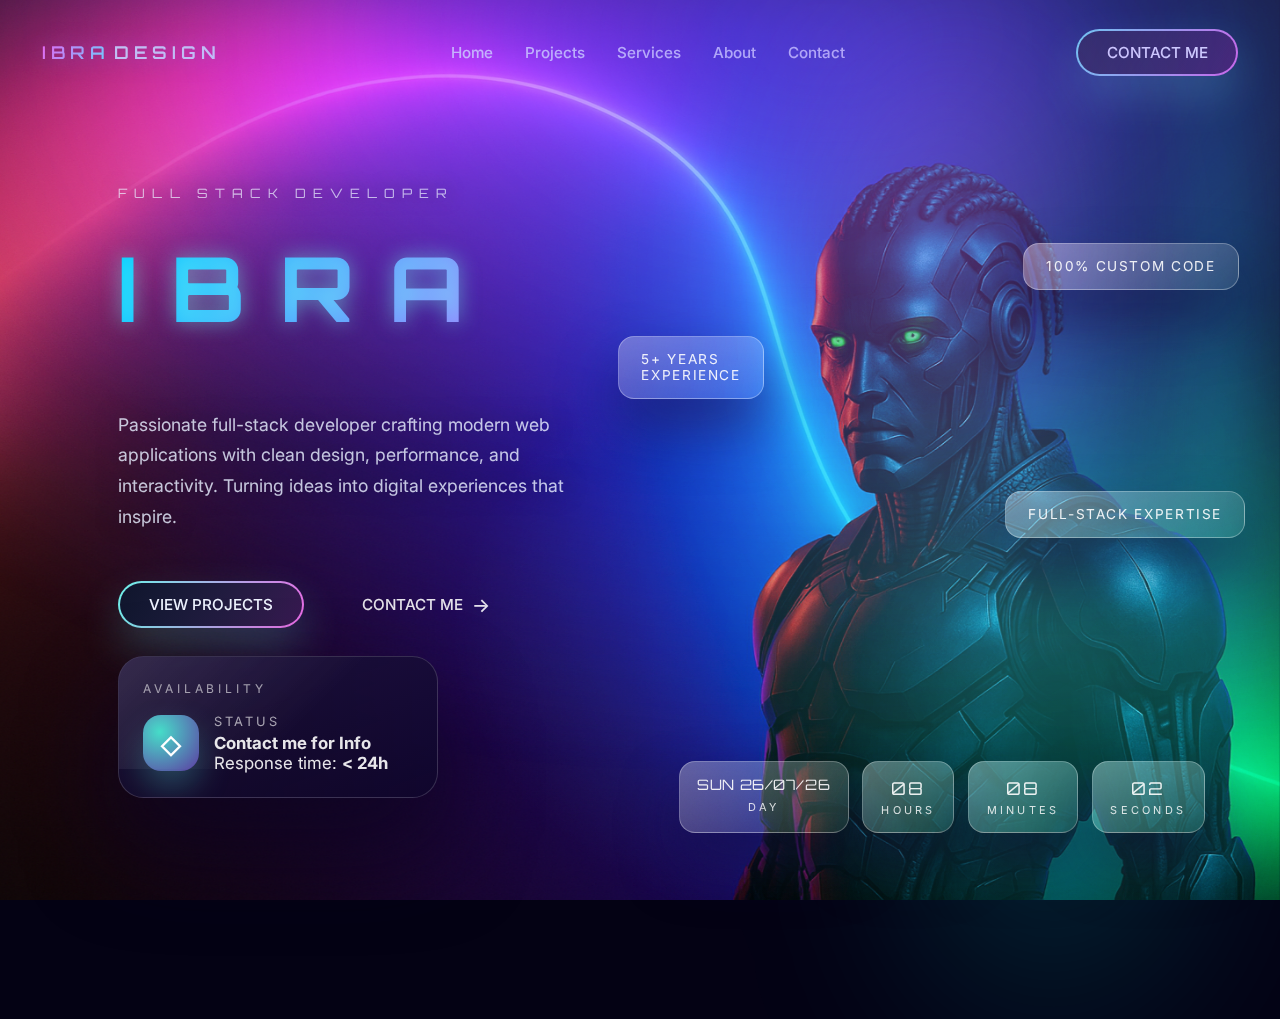
<file: index.html>
<!DOCTYPE html>
<html lang="en">
  <head>
    <meta charset="UTF-8" />
    <meta name="monetag" content="83fc291a645e2d2279363e9d2d4dc015">
    <meta name="monetag-allow-popunder" content="false">
    <meta name="viewport" content="width=device-width, initial-scale=1.0" />
    <title>Ibrahim Ghonim</title>
    <link rel="preconnect" href="https://fonts.googleapis.com" />
    <link rel="preconnect" href="https://fonts.gstatic.com" crossorigin />
    <link
      href="https://fonts.googleapis.com/css2?family=Orbitron:wght@400;500;600;700&family=Inter:wght@300;400;500;600&display=swap"
      rel="stylesheet"
    />
    <link rel="preload" as="image" href="assets/background.png" />
    <style>
      html, body { margin:0; padding:0; background:#040214; color:#fff; }
      .page-wrap { min-height:100vh; }
    </style>
    <link rel="stylesheet" href="css/style.css" />
  </head>
  <body>
    <div class="scan-stripes" aria-hidden="true">
      <div class="stripe stripe--one"></div>
      <div class="stripe stripe--two"></div>
    </div>

    <div class="page-wrap">
      <header class="header">
        <div class="logo">
          <span class="logo-accent">IBRA</span>DESIGN
        </div>
        <button class="menu-toggle" type="button" aria-expanded="false" aria-controls="primary-nav">
          <span class="sr-only">Toggle navigation</span>
          <span class="menu-bar"></span>
          <span class="menu-bar"></span>
          <span class="menu-bar"></span>
        </button>
        <nav class="nav" id="primary-nav">
          <a class="nav-link" href="index.html" aria-current="page">Home</a>
          <a class="nav-link" href="pages/projects.html">Projects</a>
          <a class="nav-link" href="pages/service.html">Services</a>
          <a class="nav-link" href="pages/about.html">About</a>
          <a class="nav-link" href="pages/contact.html">Contact</a>
        </nav>
        <a class="button button-outline button-wallet" href="mailto:ibrahim@ghonim.com">Contact Me</a>
      </header>

      <main class="hero" id="home" role="main">
        <div class="hero-content">
          <span class="eyebrow">FULL STACK DEVELOPER</span>
          <h1 class="hero-title">IBRA</h1>
          <p class="hero-copy">
            Passionate full-stack developer crafting modern web applications with clean design, performance, and interactivity. Turning ideas into digital experiences that inspire.
          </p>
          <div class="hero-actions">
            <a class="button button-outline" href="pages/projects.html">View Projects</a>
            <a class="button button-ghost" href="mailto:ibrahim@ghonim.com">Contact Me <span aria-hidden="true">→</span></a>
          </div>

          <div class="hero-footer">
            <article class="bid-card glass-card">
              <header class="glass-card-label">Availability</header>
              <div class="glass-card-body">
                <div class="token-info">
                  <div class="token-icon" aria-hidden="true">◇</div>
                  <div>
                    <div class="token-title">Status</div>
                    <div class="token-value">
                      <strong>Contact me for Info</strong><br />
                      Response time: <strong>&lt; 24h</strong>
                    </div>
                  </div>
                </div>
              </div>
            </article>
          </div>
        </div>

        <div class="hero-visual">
          <div class="orb"></div>
          <div class="hero-card hero-card--auth">100% Custom Code</div>
          <div class="hero-card hero-card--creators">5+ Years Experience</div>
          <div class="hero-card hero-card--stored">Full-Stack Expertise</div>
          <div class="character" role="presentation" aria-hidden="true"></div>
          <div class="countdown countdown--overlay" aria-label="Current Time (Europe/Rome)">
            <div class="countdown-item">
              <div class="value value--stack" id="cd-day">
                <span id="cd-day-wd">—</span>
                <span id="cd-day-date">—</span>
              </div>
              <div class="label">Day</div>
            </div>
            <div class="countdown-item">
              <div class="value" id="cd-hour">—</div>
              <div class="label">Hours</div>
            </div>
            <div class="countdown-item">
              <div class="value" id="cd-minute">—</div>
              <div class="label">Minutes</div>
            </div>
            <div class="countdown-item">
              <div class="value" id="cd-second">—</div>
              <div class="label">Seconds</div>
            </div>
          </div>
        </div>
      </main>
    </div>

    <script src="script.js"></script>

    <script>
      const tz = 'Europe/Rome';
      const fmtWd = new Intl.DateTimeFormat('en-GB', { weekday: 'short', timeZone: tz });
      const fmtDate = new Intl.DateTimeFormat('en-GB', { day: '2-digit', month: '2-digit', year: '2-digit', timeZone: tz });
      const fmtTime = new Intl.DateTimeFormat('en-GB', { hour: '2-digit', minute: '2-digit', second: '2-digit', hour12: false, timeZone: tz });

      const updateClock = () => {
        const now = new Date();
        document.getElementById('cd-day-wd').textContent = fmtWd.format(now).toUpperCase();
        document.getElementById('cd-day-date').textContent = fmtDate.format(now);
        const [h, m, s] = fmtTime.format(now).split(':');
        document.getElementById('cd-hour').textContent = h;
        document.getElementById('cd-minute').textContent = m;
        document.getElementById('cd-second').textContent = s;
      };

      updateClock();
      setInterval(updateClock, 1000);
    </script>
  </body>
</html>
</file>
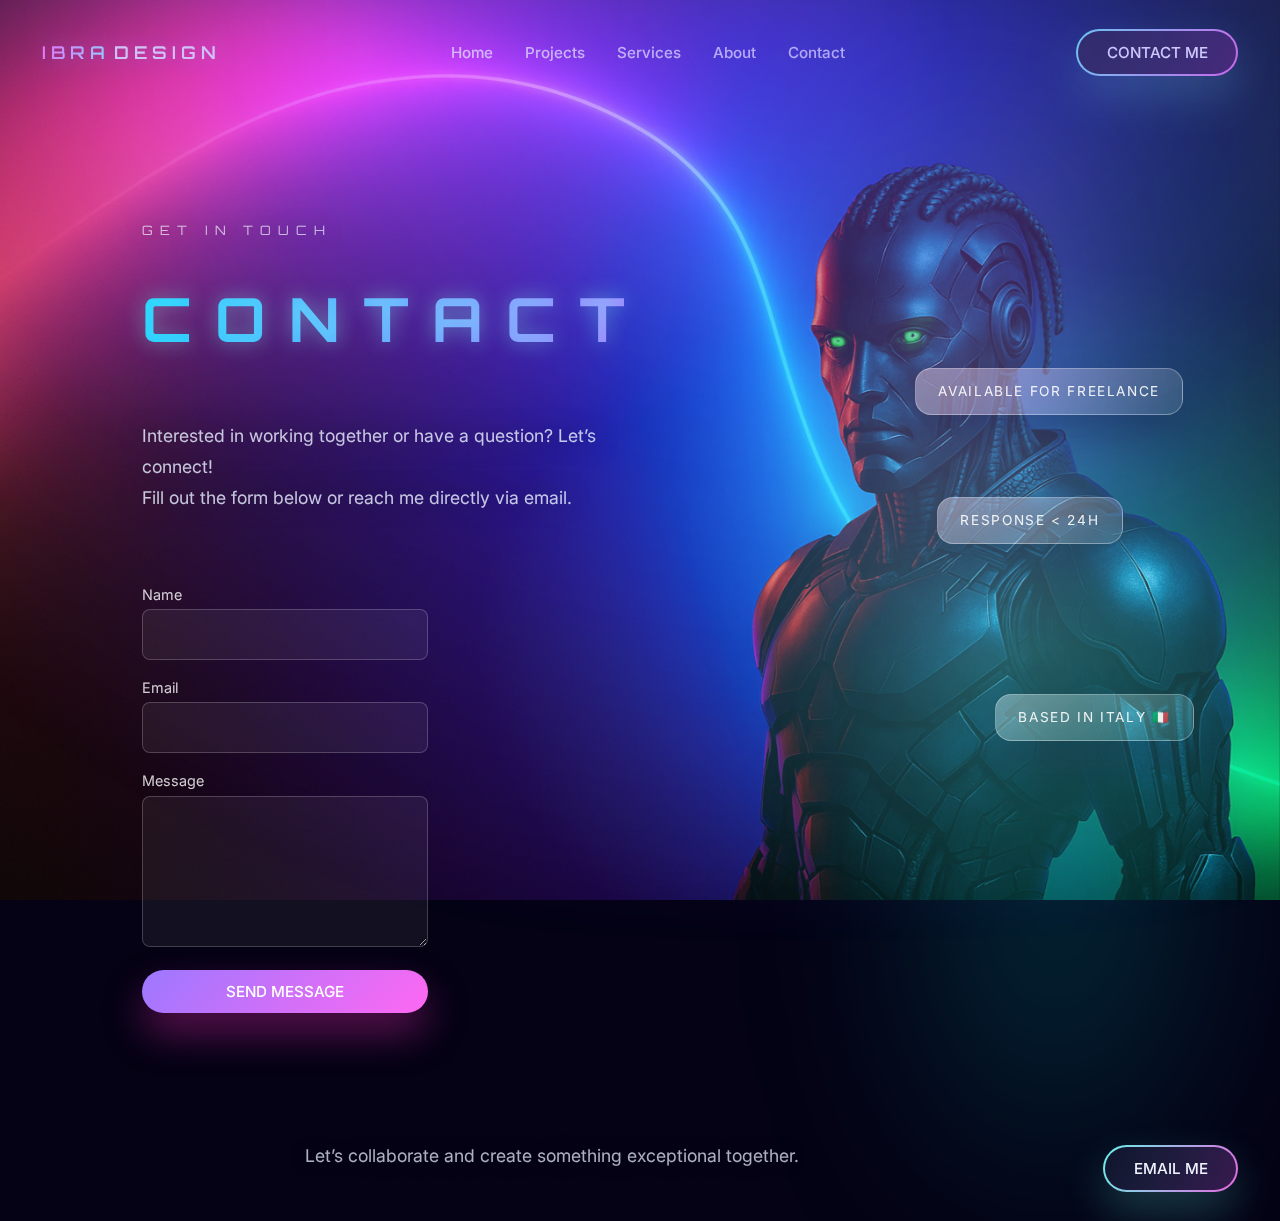
<file: pages/contact.html>
<!DOCTYPE html>
<html lang="en">
  <head>
    <meta charset="UTF-8" />
    <meta name="viewport" content="width=device-width, initial-scale=1.0" />
    <title>Ibrahim Ghonim — Contact</title>

    <!-- Fonts -->
    <link href="https://fonts.googleapis.com/css2?family=Audiowide&family=Inter:wght@400;500;600&family=Orbitron:wght@400;600&display=swap" rel="stylesheet" />

    <!-- Styles -->
    <link rel="stylesheet" href="../css/style.css" />
    <link rel="stylesheet" href="../css/contact.css" />

    <!-- Preload background asset -->
    <link rel="preload" as="image" href="../assets/background.png" />
  </head>
  <body>
    <main class="page-wrap" id="contact">
      <header class="header" role="banner">
        <a class="logo" href="../index.html" style="text-decoration: none !important;">
          <span class="logo-accent">IBRA</span>DESIGN
        </a>
        <button class="menu-toggle" aria-expanded="false" aria-controls="primary-nav" aria-label="Menu">
          <span class="menu-bar"></span>
          <span class="menu-bar"></span>
          <span class="menu-bar"></span>
        </button>
        <nav class="nav nav--visible" id="primary-nav" role="navigation">
          <a class="nav-link" href="../index.html">Home</a>
          <a class="nav-link" href="./projects.html">Projects</a>
          <a class="nav-link" href="./service.html">Services</a>
          <a class="nav-link" href="./about.html">About</a>
          <a class="nav-link" href="./contact.html" aria-current="page">Contact</a>
        </nav>
        <a class="button button-outline button-wallet" href="mailto:ibrahim@ghonim.com">Contact Me</a>
      </header>

      <!-- Contact Section -->
      <section class="hero" aria-labelledby="contact-title">
        <div class="hero-content">
          <p class="eyebrow">GET IN TOUCH</p>
          <h1 class="hero-title" id="contact-title">CONTACT</h1>
          <p class="hero-copy">
            Interested in working together or have a question? Let’s connect!<br />
            Fill out the form below or reach me directly via email.
          </p>

          <form class="contact-form" action="mailto:ibrahim@ghonim.com" method="post" enctype="text/plain">
            <label>
              <span>Name</span>
              <input type="text" name="name" required />
            </label>

            <label>
              <span>Email</span>
              <input type="email" name="email" required />
            </label>

            <label>
              <span>Message</span>
              <textarea name="message" rows="6" required></textarea>
            </label>

            <button type="submit" class="button button-primary">Send Message</button>
          </form>
        </div>

        <div class="hero-visual">
          <div class="hero-card hero-card--auth">Available for Freelance</div>
          <div class="hero-card hero-card--creators">Response &lt; 24h</div>
          <div class="hero-card hero-card--stored">Based in Italy 🇮🇹</div>
        </div>
      </section>

      <!-- Footer CTA -->
      <section class="hero-footer" style="margin-top:3rem; justify-content:center; text-align:center;">
        <p class="hero-copy" style="max-width:720px; margin:auto; opacity:.9;">
          Let’s collaborate and create something exceptional together.
        </p>
        <a class="button button-outline" href="mailto:ibrahim@ghonim.com" style="margin-top:1.5rem;">Email Me</a>
      </section>
    </main>

    <script src="../script.js"></script>
  </body>
</html>
</file>
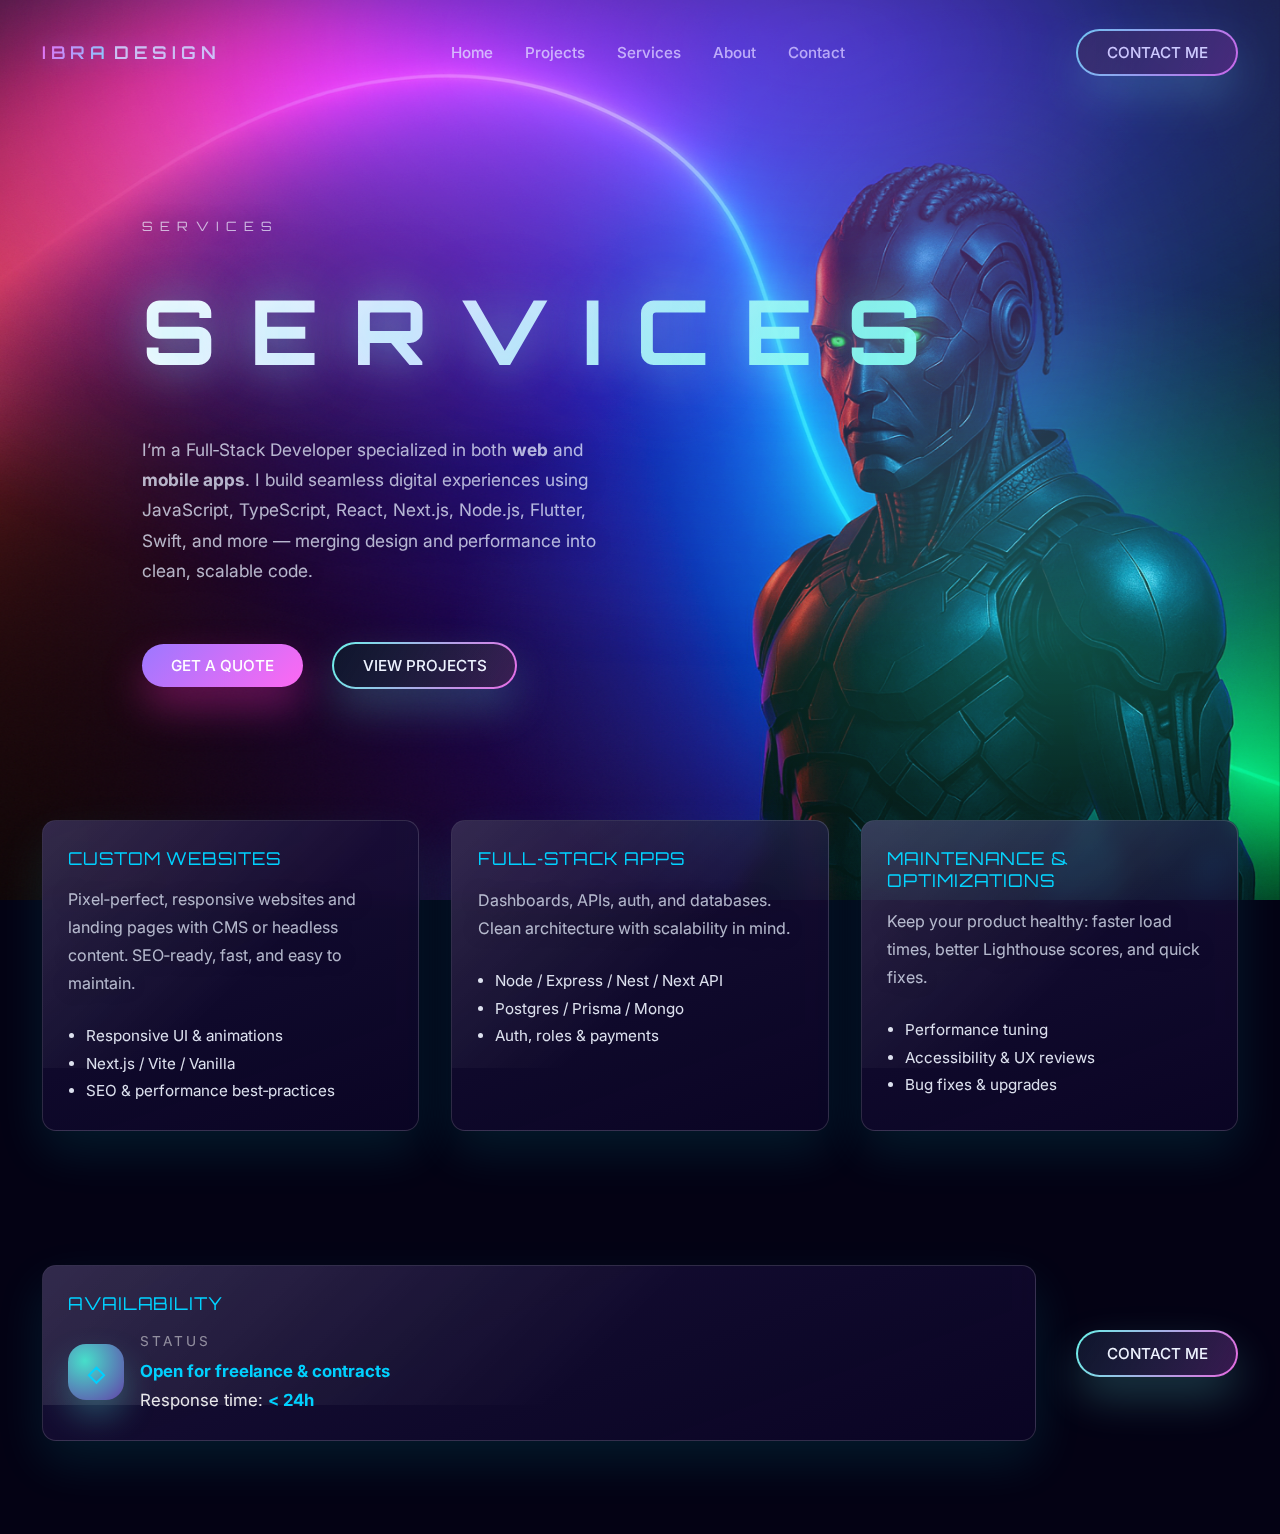
<file: pages/service.html>
<!DOCTYPE html>
<html lang="en">
  <head>
    <meta charset="UTF-8" />
    <meta name="viewport" content="width=device-width, initial-scale=1.0" />
    <title>Ibrahim Ghonim — Services</title>

    <!-- Fonts -->
    <link href="https://fonts.googleapis.com/css2?family=Audiowide&family=Inter:wght@400;500;600&family=Orbitron:wght@400;600&display=swap" rel="stylesheet" />

    <!-- Styles -->
    <link rel="stylesheet" href="../css/style.css" />
    <link rel="stylesheet" href="../css/service.css" />

    <!-- Preload background asset for faster paint -->
    <link rel="preload" as="image" href="../assets/background.png" />
  </head>
  <body>
    <main class="page-wrap" id="services">
      <header class="header" role="banner">
        <a class="logo" href="../index.html" style="text-decoration: none;">
          <span class="logo-accent">IBRA</span>DESIGN
        </a>
        <button class="menu-toggle" aria-expanded="false" aria-controls="primary-nav" aria-label="Menu">
          <span class="menu-bar"></span>
          <span class="menu-bar"></span>
          <span class="menu-bar"></span>
        </button>
        <nav class="nav nav--visible" id="primary-nav" role="navigation">
          <a class="nav-link" href="../index.html">Home</a>
          <a class="nav-link" href="./projects.html">Projects</a>
          <a class="nav-link" href="./service.html" aria-current="page">Services</a>
          <a class="nav-link" href="./about.html">About</a>
          <a class="nav-link" href="./contact.html">Contact</a>
        </nav>
        <a class="button button-outline button-wallet" href="mailto:ibrahim@ghonim.com">Contact Me</a>
      </header>

      <!-- Hero / Page intro -->
      <section class="hero" aria-labelledby="services-title">
        <div class="hero-content">
          <p class="eyebrow">SERVICES</p>
          <h1 class="hero-title" id="services-title">SERVICES</h1>
          <p class="hero-copy">I’m a Full‑Stack Developer specialized in both <strong>web</strong> and <strong>mobile apps</strong>. I build seamless digital experiences using JavaScript, TypeScript, React, Next.js, Node.js, Flutter, Swift, and more — merging design and performance into clean, scalable code.</p>
          <div class="hero-actions">
            <a class="button button-primary" href="mailto:ibrahim@ghonim.com">Get a quote</a>
            <a class="button button-outline" href="./projects.html">View projects</a>
          </div>
        </div>

        <!-- Visual side with service badges (reuses existing glass styles) -->
        <div class="hero-visual">
        </div>
      </section>

      <!-- Services grid -->
      <section class="hero-footer" aria-label="Service list" style="margin-top:2.2rem; gap: clamp(1rem, 3vw, 2rem); align-items: stretch;">
        <article class="glass-card" style="flex:1 1 320px;">
          <header class="glass-card-label">Custom Websites</header>
          <div class="glass-card-body">
            <p class="hero-copy" style="max-width:none; font-size:1rem;">Pixel‑perfect, responsive websites and landing pages with CMS or headless content. SEO‑ready, fast, and easy to maintain.</p>
            <ul style="margin:0; padding-left:1.1rem; line-height:1.8; opacity:.92;">
              <li>Responsive UI &amp; animations</li>
              <li>Next.js / Vite / Vanilla</li>
              <li>SEO &amp; performance best‑practices</li>
            </ul>
          </div>
        </article>

        <article class="glass-card" style="flex:1 1 320px;">
          <header class="glass-card-label">Full‑Stack Apps</header>
          <div class="glass-card-body">
            <p class="hero-copy" style="max-width:none; font-size:1rem;">Dashboards, APIs, auth, and databases. Clean architecture with scalability in mind.</p>
            <ul style="margin:0; padding-left:1.1rem; line-height:1.8; opacity:.92;">
              <li>Node / Express / Nest / Next API</li>
              <li>Postgres / Prisma / Mongo</li>
              <li>Auth, roles &amp; payments</li>
            </ul>
          </div>
        </article>

        <article class="glass-card" style="flex:1 1 320px;">
          <header class="glass-card-label">Maintenance &amp; Optimizations</header>
          <div class="glass-card-body">
            <p class="hero-copy" style="max-width:none; font-size:1rem;">Keep your product healthy: faster load times, better Lighthouse scores, and quick fixes.</p>
            <ul style="margin:0; padding-left:1.1rem; line-height:1.8; opacity:.92;">
              <li>Performance tuning</li>
              <li>Accessibility &amp; UX reviews</li>
              <li>Bug fixes &amp; upgrades</li>
            </ul>
          </div>
        </article>
      </section>

      <!-- CTA bottom -->
      <section class="hero-footer" style="margin-top:2.4rem; justify-content:space-between; align-items:center;">
        <div class="glass-card" style="flex:1 1 360px;">
          <header class="glass-card-label">Availability</header>
          <div class="glass-card-body" style="display:flex; align-items:center; gap:1rem;">
            <div class="token-icon" aria-hidden="true">◇</div>
            <div>
              <div class="token-title">Status</div>
              <div class="token-value"><strong>Open for freelance &amp; contracts</strong><br/>Response time: <strong>&lt; 24h</strong></div>
            </div>
          </div>
        </div>
        <div>
          <a class="button button-outline" href="mailto:ibrahim@ghonim.com">Contact Me</a>
        </div>
      </section>
    </main>

    <!-- Optional: if you want menu toggle & smooth scroll like home -->
    <script src="../script.js"></script>
  </body>
</html>
</file>
<file: css/style.css>
:root {
  --color-text: #eef3ff;
  --color-subtle: rgba(238, 243, 255, 0.78);
  --accent-pink: #ff68f2;
  --accent-violet: #a37dff;
  --accent-purple: #9c78ff;
  --accent-cyan: #6bf4ff;
  --accent-blue: #4ea0ff;
  --glass-bg: rgba(24, 18, 55, 0.62);
  --glass-border: rgba(143, 112, 255, 0.45);
  --glass-highlight: rgba(255, 255, 255, 0.24);
  --shadow-soft: 0 50px 90px rgba(13, 4, 36, 0.7);
  --button-gradient: linear-gradient(115deg, rgba(111, 255, 244, 0.95), rgba(255, 115, 246, 0.9));
  --button-sheen: rgba(255, 255, 255, 0.3);
  font-size: 16px;
}

*,
*::before,
*::after {
  box-sizing: border-box;
}

body {
  margin: 0;
  min-height: 100vh;
  height: 100svh;
  font-family: "Inter", system-ui, -apple-system, BlinkMacSystemFont, "Segoe UI",
    sans-serif;
  color: var(--color-text);
  background: #040214;
  position: relative;
  overflow-x: hidden;
  overflow-y: hidden;
}

html { background: #040214; }

.body-overlay {
  display: none;
}

body::before {
  content: "";
  position: fixed;
  inset: 0;
  background: url("../assets/background.png") center center / cover no-repeat; /* immagine full-screen */
  z-index: 0; /* sotto ai glow e ai contenuti */
}

body::after {
  content: "";
  position: fixed;
  inset: 0;
  background:
    radial-gradient(85% 70% at 38% 10%, rgba(255, 80, 215, 0.36), transparent 60%),
    radial-gradient(60% 50% at 82% 70%, rgba(55, 255, 214, 0.26), transparent 78%);
  mix-blend-mode: screen;
  z-index: 1; /* sopra l'immagine, sotto i contenuti */
  pointer-events: none;
}

.sr-only {
  position: absolute;
  width: 1px;
  height: 1px;
  padding: 0;
  margin: -1px;
  overflow: hidden;
  clip: rect(0, 0, 0, 0);
  white-space: nowrap;
  border: 0;
}

.page-wrap {
  max-width: 1300px;
  margin: 0 auto;
  padding: 1.8rem clamp(1.4rem, 4vw, 2.6rem) 1.8rem;
  position: relative;
  min-height: 100svh;
  display: grid;
  grid-template-rows: auto 1fr;
}

.page-wrap::before {
  content: none;
  display: none;
}

.page-wrap > * {
  position: relative;
  z-index: 3;
}

.header {
  display: flex;
  align-items: center;
  justify-content: space-between;
  gap: 1.5rem;
  margin-bottom: 1.2rem;
  position: relative;
}

.header .nav {
  margin: 0 auto;
}

.logo {
  font-family: "Orbitron", sans-serif;
  letter-spacing: 0.28em;
  font-weight: 600;
  font-size: 1.1rem;
  text-transform: uppercase;
  color: rgba(210, 230, 255, 0.9);
  text-shadow: 0 0 22px rgba(138, 118, 255, 0.5);
  display: inline-flex;
  align-items: center;
  gap: 0.25rem;
}

.logo-accent {
  background: linear-gradient(120deg, var(--accent-pink), var(--accent-cyan));
  -webkit-background-clip: text;
  color: transparent;
}

.menu-toggle {
  display: none;
  align-items: center;
  justify-content: center;
  width: 46px;
  height: 46px;
  border-radius: 14px;
  border: 1px solid rgba(51, 246, 255, 0.35);
  background: rgba(10, 8, 26, 0.55);
  backdrop-filter: blur(10px);
  cursor: pointer;
  transition: transform 0.3s ease, box-shadow 0.3s ease, border-color 0.3s ease;
  position: relative;
}

.menu-toggle:hover {
  transform: translateY(-2px);
  box-shadow: 0 16px 32px rgba(0, 255, 255, 0.2);
  border-color: rgba(255, 47, 191, 0.4);
}

.menu-toggle .menu-bar {
  width: 20px;
  height: 2px;
  background: linear-gradient(90deg, var(--accent-cyan), var(--accent-pink));
  display: block;
  border-radius: 4px;
  position: relative;
  transition: transform 0.35s ease, opacity 0.25s ease;
}

.menu-toggle .menu-bar + .menu-bar {
  margin-top: 5px;
}

.menu-toggle[aria-expanded="true"] .menu-bar:nth-of-type(1) {
  transform: translateY(7px) rotate(45deg);
}

.menu-toggle[aria-expanded="true"] .menu-bar:nth-of-type(2) {
  opacity: 0;
}

.menu-toggle[aria-expanded="true"] .menu-bar:nth-of-type(3) {
  transform: translateY(-7px) rotate(-45deg);
}

.nav {
  display: flex;
  align-items: center;
  gap: 2rem;
  font-size: 0.95rem;
  transition: opacity 0.3s ease, transform 0.3s ease;
}

.nav-link {
  color: rgba(235, 240, 255, 0.85);
  text-decoration: none;
  position: relative;
  font-weight: 500;
  transition: color 0.3s ease;
}

.nav-link::after {
  content: "";
  position: absolute;
  left: 0;
  bottom: -0.4rem;
  width: 100%;
  height: 2px;
  background: linear-gradient(90deg, transparent, var(--accent-cyan), transparent);
  transform: scaleX(0);
  transform-origin: center;
  transition: transform 0.3s ease;
}

.nav-link:hover,
.nav-link:focus {
  color: #ffffff;
  text-shadow: 0 0 10px rgba(106, 255, 240, 0.35);
}

.nav-link:hover::after,
.nav-link:focus::after {
  transform: scaleX(1);
}

.nav--visible {
  display: flex;
}

.nav--open {
  opacity: 1;
  transform: translateY(0);
  pointer-events: auto;
}

.nav--animated .nav-link,
.nav--animated .button-wallet {
  opacity: 0;
  transform: translateY(-12px);
  animation: navDrop 0.4s forwards ease;
}

.nav--animated .nav-link:nth-of-type(1) {
  animation-delay: 0.05s;
}

.nav--animated .nav-link:nth-of-type(2) {
  animation-delay: 0.12s;
}

.nav--animated .nav-link:nth-of-type(3) {
  animation-delay: 0.19s;
}

.nav--animated .nav-link:nth-of-type(4) {
  animation-delay: 0.26s;
}

.nav--animated .nav-link:nth-of-type(5) {
  animation-delay: 0.33s;
}

.nav--animated .button-wallet {
  animation-delay: 0.4s;
}

.button-wallet {
  display: inline-flex;
  padding: 0.6rem 1.4rem;
  border-radius: 999px;
  border: 2px solid transparent;
  background: linear-gradient(120deg, rgba(8, 3, 32, 0.95), rgba(8, 3, 40, 0.82)) padding-box,
    linear-gradient(135deg, rgba(111, 255, 244, 0.8), rgba(180, 132, 255, 0.9)) border-box;
  box-shadow: 0 18px 38px rgba(80, 184, 255, 0.25);
  color: var(--color-text);
}

.button-wallet:hover {
  transform: translateY(-3px);
  box-shadow: 0 26px 48px rgba(144, 132, 255, 0.35);
  background: linear-gradient(120deg, rgba(14, 6, 52, 0.96), rgba(11, 4, 40, 0.9)) padding-box,
    linear-gradient(135deg, rgba(255, 136, 249, 0.9), rgba(95, 255, 242, 0.85)) border-box;
}

.button {
  border: none;
  border-radius: 999px;
  padding: 0.75rem 1.8rem;
  font-family: "Inter", sans-serif;
  font-weight: 500;
  font-size: 0.95rem;
  text-transform: uppercase;
  cursor: pointer;
  transition: transform 0.25s ease, box-shadow 0.3s ease, background 0.3s ease, color 0.3s ease;
  outline: none;
}

.button:focus-visible {
  box-shadow: 0 0 0 3px rgba(51, 246, 255, 0.4);
}

.button-primary {
  background: linear-gradient(135deg, var(--accent-purple), var(--accent-pink));
  color: #fff;
  box-shadow: 0 20px 40px rgba(255, 47, 191, 0.35);
}

.button-primary:hover {
  transform: translateY(-3px);
  box-shadow: 0 26px 50px rgba(140, 82, 255, 0.45);
}

.button-outline {
  position: relative;
  color: var(--color-text);
  background: linear-gradient(120deg, rgba(8, 2, 28, 0.92), rgba(8, 2, 40, 0.78)) padding-box,
    var(--button-gradient) border-box;
  border: 2px solid transparent;
  box-shadow: 0 20px 44px rgba(111, 255, 244, 0.22);
  text-decoration: none;
}

.button-outline:hover {
  transform: translateY(-3px);
  box-shadow: 0 28px 52px rgba(180, 132, 255, 0.35);
  background: linear-gradient(120deg, rgba(12, 2, 46, 0.98), rgba(9, 0, 38, 0.9)) padding-box,
    var(--button-gradient) border-box;
}

.button-ghost {
  background: transparent;
  border: none;
  color: rgba(255, 255, 255, 0.88);
  display: inline-flex;
  align-items: center;
  gap: 0.6rem;
  font-weight: 500;
  text-decoration: none;
}

.button-ghost span {
  font-size: 1.2rem;
  transition: transform 0.3s ease;
}

.button-ghost:hover span {
  transform: translateX(4px);
}

.hero {
  display: grid;
  grid-template-columns: minmax(0, 1fr) minmax(0, 1.1fr);
  align-items: center;
  gap: clamp(2.1rem, 5vw, 4.4rem);
  min-height: 0;
  height: 100%;
  position: relative;
  isolation: isolate;
}
.hero { margin-top: 0.5rem; }

.hero::after {
  content: "";
  position: absolute;
  inset: -32% -12% 16% -10%;
  background: radial-gradient(120% 120% at 62% 20%, rgba(118, 92, 255, 0.45), rgba(118, 92, 255, 0) 70%);
  filter: blur(22px);
  opacity: 0.85;
  pointer-events: none;
  z-index: 0;
}

.hero-content {
  display: flex;
  flex-direction: column;
  gap: 1.9rem;
  justify-content: center;
  position: relative;
  z-index: 2;
  text-align: left;
  align-items: flex-start;
  padding-left: 6vw;
}

.eyebrow {
  font-family: "Orbitron", sans-serif;
  letter-spacing: 0.55em;
  text-transform: uppercase;
  font-size: 0.8rem;
  color: rgba(235, 244, 255, 0.7);
  text-shadow: 0 0 18px rgba(13, 6, 40, 0.6);
}

.hero-title {
  font-family: "Orbitron", sans-serif;
  font-size: clamp(3.2rem, 7vw, 6.4rem);
  margin: 0 0 1.1rem 0;
  text-transform: uppercase;
  letter-spacing: 0.38em;
  background: linear-gradient(120deg, #00d1ff, #a37dff);
  -webkit-background-clip: text;
  color: transparent;
  text-shadow: 0 0 20px rgba(111, 255, 244, 0.5);
}

.hero-copy {
  max-width: 42ch;
  color: rgba(232, 239, 255, 0.82);
  line-height: 1.75;
  font-size: 1.1rem;
  text-shadow: 0 0 24px rgba(8, 4, 28, 0.5);
}

.hero-actions {
  display: flex;
  gap: clamp(1rem, 2.4vw, 1.8rem);
  align-items: center;
}

.hero-footer {
  display: flex;
  align-items: flex-start;
  gap: clamp(1.2rem, 3.2vw, 2.6rem);
  margin-top: 1.8rem;
  flex-wrap: wrap;
  justify-content: flex-start;
}

.glass-card {
  background: linear-gradient(155deg, rgba(32, 20, 74, 0.78), rgba(14, 8, 40, 0.62));
  border: 1px solid var(--glass-border);
  border-radius: 1.6rem;
  padding: 1.5rem;
  box-shadow: var(--shadow-soft);
  backdrop-filter: blur(22px);
  position: relative;
  overflow: hidden;
}

.glass-card::before {
  content: "";
  position: absolute;
  inset: -30% 10% 20% -20%;
  background: linear-gradient(135deg, rgba(255, 255, 255, 0.2), transparent 70%);
  mix-blend-mode: screen;
  opacity: 0.78;
}

.glass-card-label {
  font-size: 0.75rem;
  text-transform: uppercase;
  letter-spacing: 0.32em;
  color: rgba(255, 255, 255, 0.58);
  margin-bottom: 1.1rem;
  position: relative;
  z-index: 1;
}

.glass-card-body {
  position: relative;
  z-index: 1;
}

.bid-card {
  width: clamp(240px, 32vw, 320px);
  flex: 0 1 clamp(240px, 32vw, 320px);
  background: linear-gradient(160deg, rgba(28, 18, 60, 0.85), rgba(12, 6, 42, 0.72));
  border: 1px solid rgba(255, 255, 255, 0.16);
  margin-top: -32px;
  margin-left: 0;
  margin-right: auto;
}

.token-info {
  display: flex;
  align-items: center;
  gap: 0.9rem;
}

.token-icon {
  height: 56px;
  width: 56px;
  border-radius: 18px;
  background: radial-gradient(circle at 30% 30%, rgba(76, 255, 226, 0.85), rgba(149, 95, 255, 0.55));
  display: grid;
  place-items: center;
  font-family: "Orbitron", sans-serif;
  font-weight: 600;
  font-size: 1.6rem;
  color: #fff;
  box-shadow: 0 16px 32px rgba(90, 255, 242, 0.25);
}

.token-title {
  font-size: 0.8rem;
  text-transform: uppercase;
  letter-spacing: 0.22em;
  color: rgba(255, 255, 255, 0.62);
}

.token-value {
  font-size: 1.05rem;
  color: rgba(255, 255, 255, 0.9);
  margin-top: 0.25rem;
}

.countdown {
  display: flex;
  gap: 0.85rem;
  align-items: stretch;
  flex: 1 1 clamp(220px, 40vw, 360px);
}

.countdown-item {
  display: grid;
  justify-items: center;
  gap: 0.28rem;
  padding: 0.9rem 1.1rem;
  min-width: 86px;
  border-radius: 1.1rem;
  background: linear-gradient(160deg, rgba(24, 12, 60, 0.78), rgba(12, 6, 38, 0.66));
  border: 1px solid rgba(255, 255, 255, 0.12);
  box-shadow: 0 16px 32px rgba(22, 5, 60, 0.45);
  backdrop-filter: blur(18px);
}

.countdown .value {
  font-family: "Orbitron", sans-serif;
  font-size: 1.6rem;
  letter-spacing: 0.12em;
}

.countdown .label {
  font-size: 0.7rem;
  text-transform: uppercase;
  letter-spacing: 0.3em;
  color: rgba(255, 255, 255, 0.58);
}

/* Bottom overlay countdown (static, no JS) */
.countdown--overlay {
  position: absolute;
  left: 50%;
  bottom: 6%;
  transform: translate(-50%, 0);
  z-index: 3;
}
.countdown--overlay .countdown-item {
  min-width: 92px;
  border-radius: 1rem;
  background: linear-gradient(150deg, rgba(255, 255, 255, 0.32), rgba(255, 255, 255, 0.08));
  border: 1px solid rgba(255, 255, 255, 0.3);
  backdrop-filter: blur(22px) saturate(125%);
  box-shadow: 0 30px 55px rgba(20, 10, 60, 0.5);
}
.countdown--overlay .value { color: rgba(255, 255, 255, 0.9); }
.countdown--overlay .label { color: rgba(255, 255, 255, 0.82); }
.countdown--overlay .value { font-size: 1.1rem; }
.countdown--overlay .label { font-size: 0.68rem; }

#cd-day {
  font-size: 0.9rem;
  line-height: 1.1;
  letter-spacing: 0.04em;
  white-space: nowrap;
}

.hero-visual {
  position: relative;
  height: 100%;
  min-height: 0;
  display: flex;
  align-items: flex-end;
  justify-content: flex-end;
  overflow: visible;
  z-index: 1;
  padding-right: 0;
}

.hero-visual::before,
.hero-visual::after {
  content: "";
  position: absolute;
  border-radius: 50%;
  mix-blend-mode: screen;
  pointer-events: none;
}

.hero-visual::before {
  inset: -14% 20% 24% 30%;
  background: radial-gradient(ellipse at 38% 34%, rgba(255, 136, 248, 0.32), transparent 68%);
  filter: blur(95px);
}


.hero-visual::after {
  inset: 34% 12% -18% 46%;
  background: radial-gradient(ellipse at 60% 64%, rgba(0, 255, 255, 0.3), transparent 80%);
  filter: blur(110px);
}

/* === Right-side animated XY stripes (Home) === */
.scan-stripes {
  position: fixed;
  right: 0;
  left: auto;
  top: 0;
  bottom: 0;
  width: clamp(140px, 16vw, 240px);
  pointer-events: none;
  overflow: hidden;
  z-index: 2;
  mix-blend-mode: screen;
}

/* Base stripe: banda con testo XY ripetuto che scorre verticalmente */
.stripe {
  position: absolute;
  top: 0;
  height: 120%;
  width: 56px;
  background-repeat: repeat-y;
  background-size: 56px 360px;
  /* combine rotation + GPU hint in a single transform */
  transform: rotate(8deg) translateZ(0);
  opacity: 0.85;
  filter: blur(0.3px);
  /* animate both transform and background smoothly */
  will-change: background-position, transform;
}

/* Animazione: scorrimento verticale continuo del background */
@keyframes xyDown {
  0% { background-position: 0 0; }
  100% { background-position: 0 100%; }
}

/* Prima striscia (ciano) */
.stripe--one {
  left: 15%;
  animation: xyDown 10s linear infinite;
  background-image: url("data:image/svg+xml;utf8,<svg xmlns='http://www.w3.org/2000/svg' width='56' height='360'><rect width='56' height='360' fill='transparent'/><text x='8' y='80' font-family='Orbitron, Arial, sans-serif' font-size='28' letter-spacing='4' fill='%236BF4FF' transform='rotate(90 28,180)'>XY XY XY XY XY </text></svg>");
}

/* Seconda striscia (magenta), sfalsata e più lenta */
.stripe--two {
  left: 55%;
  animation: xyDown 14s linear infinite;
  animation-delay: -4s;
  background-image: url("data:image/svg+xml;utf8,<svg xmlns='http://www.w3.org/2000/svg' width='56' height='360'><rect width='56' height='360' fill='transparent'/><text x='8' y='80' font-family='Orbitron, Arial, sans-serif' font-size='28' letter-spacing='4' fill='%23FF73F6' transform='rotate(90 28,180)'>XY XY XY XY XY </text></svg>");
}

/* Glow morbido dietro le strisce per profondità */
.scan-stripes::before {
  content: "";
  position: absolute;
  inset: 0;
  background: radial-gradient(50% 100% at 70% 50%, rgba(0,255,255,0.18), transparent 70%);
  filter: blur(24px);
}

@media (max-width: 900px) {
  .scan-stripes { width: clamp(100px, 22vw, 160px); }
}

.character {
  position: relative;
  width: clamp(620px, 58vw, 880px);
  max-height: 110%;
  z-index: 3;
  margin-right: clamp(-6rem, -10vw, -9rem);
  margin-top: clamp(-6rem, -10vw, -9rem);
  pointer-events: none;
  transform: translateX(-8%);
  filter: drop-shadow(-18px 36px 120px rgba(10, 2, 35, 0.85)) drop-shadow(0 0 60px rgba(107, 244, 255, 0.25));
}

.character-img {
  width: 100%;
  height: auto;
  max-height: calc(100vh - 120px);
  display: block;
  filter: saturate(1.12) drop-shadow(-14px 32px 110px rgba(6, 0, 30, 0.88));
  transform-origin: center bottom;
}

.hero-card {
  position: absolute;
  padding: 0.9rem 1.4rem;
  border-radius: 1rem;
  background: linear-gradient(150deg, rgba(255, 255, 255, 0.32), rgba(255, 255, 255, 0.08));
  color: rgba(255, 255, 255, 0.9);
  font-size: 0.85rem;
  letter-spacing: 0.12em;
  text-transform: uppercase;
  border: 1px solid rgba(255, 255, 255, 0.3);
  backdrop-filter: blur(22px);
  box-shadow: 0 30px 55px rgba(20, 10, 60, 0.5);
  z-index: 3;
  transition: transform .35s ease;
  will-change: transform;
  transform: translate3d(0,0,0);
}

/* These positions apply only to the homepage */
.hero-card--auth {
  top: 18%;
  right: 0%;
  animation-delay: 0.2s;
  animation: bob1 6s ease-in-out infinite alternate;
}
.hero-card--creators {
  top: 30%;
  right: clamp(70%, 64vw, 80%);
  font-size: 0.85rem;
  padding: 0.9rem 1.4rem;
  animation-delay: 1.1s;
  animation: bob2 7s ease-in-out infinite alternate;
}
.hero-card--stored {
  bottom: 44%;
  right: -1.2%;
  animation-delay: 1.9s;
  animation: bob3 5.5s ease-in-out infinite alternate;
}
@media (min-width: 1101px) {
  .page-wrap { padding-bottom: 1.8rem; }
}

.header > .button-outline.hidden {
  display: none;
}

@keyframes navDrop {
  to {
    opacity: 1;
    transform: translateY(0);
  }
}



@keyframes neonPulse {
  0%,
  100% {
    text-shadow: 0 0 16px rgba(0, 255, 255, 0.45);
    filter: drop-shadow(0 0 6px rgba(255, 47, 191, 0.3));
  }
  50% {
    text-shadow: 0 0 28px rgba(255, 47, 191, 0.65);
    filter: drop-shadow(0 0 12px rgba(51, 246, 255, 0.45));
  }
}

@keyframes orbPulse {
  0% {
    transform: scale(0.98);
    filter: blur(0) brightness(1);
  }
  50% {
    transform: scale(1.03);
    filter: blur(2px) brightness(1.1);
  }
  100% {
    transform: scale(1.05);
    filter: blur(1px) brightness(1.08);
  }
}

@keyframes floatSoft {
  0%,
  100% {
    transform: translateY(0) translateX(0);
  }
  50% {
    transform: translateY(-12px) translateX(6px);
  }
}

@keyframes bob1 {
  0%, 100% { transform: translate3d(0, 0, 0); }
  50% { transform: translate3d(18px, -26px, 0); }
}
@keyframes bob2 {
  0%, 100% { transform: translate3d(0, 0, 0); }
  50% { transform: translate3d(-26px, -28px, 0); }
}
@keyframes bob3 {
  0%, 100% { transform: translate3d(0, 0, 0); }
  50% { transform: translate3d(22px, 16px, 0); }
}


@media (max-width: 1100px) {
  .hero {
    grid-template-columns: 1fr;
  }
  .hero-content {
    align-items: flex-start;
  }
  .hero-visual {
    min-height: 440px;
    justify-content: center;
    margin-top: 3rem;
  }
  .hero-footer {
    justify-content: flex-start;
  }
  .countdown {
    justify-content: center;
    flex-wrap: wrap;
  }
  .character {
    position: relative;
    bottom: auto;
    right: auto;
    width: clamp(260px, 60vw, 420px);
    margin-top: -1rem;
    margin-right: 0;
  }
  .countdown--overlay {
    bottom: 4%;
  }
}

@media (max-width: 900px) {
  body {
    height: auto;
  }
  .header {
    flex-wrap: nowrap;
  }
  .nav {
    position: fixed;
    top: 0;
    right: 0;
    left: 0;
    display: none;
    flex-direction: column;
    justify-content: flex-start;
    align-items: center;
    gap: 1.5rem;
    padding: 6.5rem 1.8rem 3rem;
    background: linear-gradient(160deg, rgba(9, 5, 25, 0.95), rgba(25, 8, 54, 0.92));
    backdrop-filter: blur(24px);
    border-bottom: 1px solid rgba(255, 255, 255, 0.08);
    box-shadow: 0 40px 70px rgba(10, 0, 35, 0.65);
    transform: translateY(-24px);
    opacity: 0;
    pointer-events: none;
    z-index: 10;
  }
  .menu-toggle {
    display: inline-flex;
  }
  .nav-link {
    font-size: 1.25rem;
    letter-spacing: 0.18em;
  }
  .button-wallet {
    display: inline-flex;
  }
  .hero {
    margin-top: 2rem;
  }
  .page-wrap {
    min-height: auto;
  }
}

@media (max-width: 760px) {
  .header {
    flex-wrap: wrap;
  }
  .nav {
    order: 3;
    width: 100%;
    justify-content: center;
    gap: 1.5rem;
    flex-wrap: wrap;
  }
  .hero-title {
    letter-spacing: 0.32em;
  }
  .hero-actions {
    flex-direction: column;
    align-items: flex-start;
  }
  .hero-footer {
    flex-direction: column;
    align-items: stretch;
  }
  .countdown {
    width: 100%;
    justify-content: space-between;
    flex-wrap: wrap;
  }
  .countdown-item {
    flex: 1 1 calc(50% - 0.6rem);
  }
  .hero-visual {
    flex-direction: column;
    padding-right: 0;
  }
  .orb {
    position: relative;
    top: auto;
    right: auto;
    width: clamp(240px, 65vw, 360px);
    margin-bottom: 1.5rem;
  }
  .hero-visual::before,
  .hero-visual::after {
    display: none;
  }
  .character {
    margin: 0;
    width: clamp(240px, 70vw, 360px);
  }
  .hero-card {
    position: relative;
    inset: auto;
    margin-top: 1rem;
  }
}

@media (max-width: 540px) {
  .page-wrap {
    padding: 2rem 1.2rem 3rem;
  }
  .hero-title {
    letter-spacing: 0.28em;
  }
  .hero-card {
    font-size: 0.8rem;
  }
  .hero-card--auth {
    top: 8%;
    right: 6%;
  }
  .hero-card--creators {
    bottom: 42%;
  }
  .hero-card--stored {
    bottom: 8%;
    right: 6%;
  }
  .countdown {
    gap: 0.6rem;
  }
  .countdown-item {
    flex: 1 1 100%;
  }
}


/* === Safari Performance Optimizations === */
@supports (-webkit-touch-callout: none) {
  body {
    background-attachment: scroll;
  }
  .glass-card, .hero-card {
    -webkit-backdrop-filter: blur(10px);
    backdrop-filter: blur(10px);
    background: rgba(255, 255, 255, 0.08);
  }
}

/* GPU hint only on animated/effects, not global (fixes Safari edge clipping) */
.hero-card, .character, .orb, .glass-card {
  -webkit-transform: translateZ(0);
  transform: translateZ(0);
  backface-visibility: hidden;
}

/* --- Safari Left Edge Fix --- */
@supports (-webkit-touch-callout: none) {
  html, body {
    overflow-x: hidden;
    margin-left: 0;
    padding-left: 0;
  }

  body {
    position: relative;
    left: 0;
    width: 100%;
    clip-path: inset(0 0 0 0);
  }

  .page-wrap {
    overflow: hidden;
    margin-left: auto;
    margin-right: auto;
  }
}

/* Ensure no underline for button links */
a.button,
a.button-ghost,
a.button-outline {
  text-decoration: none !important;
}
</file>
<file: css/contact.css>
body {
  margin: 0;
  padding: 0;
  background: #040214;
  color: #fff;
  font-family: 'Inter', sans-serif;
  overflow-x: hidden;
  overflow-y: auto;
  height: auto;
  min-height: 100vh;
}

html { background: #040214; scroll-behavior: smooth; }

body::before {
  content: "";
  position: fixed;
  inset: 0;
  background: url('../assets/background.png') center / cover no-repeat;
  z-index: 0; /* sotto ai glow, sopra al colore base */
  pointer-events: none;
}

body::after {
  content: "";
  position: fixed;
  inset: 0;
  background:
    radial-gradient(75% 75% at 28% 6%, rgba(255, 80, 215, 0.38), transparent 62%),
    radial-gradient(55% 55% at 80% 72%, rgba(55, 255, 214, 0.28), transparent 78%);
  mix-blend-mode: screen;
  z-index: 1; /* sopra immagine, sotto contenuti */
  pointer-events: none;
}

main.page-wrap { position: relative; z-index: 0; }
main.page-wrap > * { position: relative; z-index: 1; }

.hero {
  display: flex;
  align-items: center;
  justify-content: space-between;
  padding: clamp(5rem, 8vw, 7rem) 1.5rem 4rem;
  gap: 3rem;
}

.hero-content {
  flex: 1;
  max-width: 600px;
}

.hero-title {
  font-family: 'Orbitron', sans-serif;
  font-size: clamp(2.4rem, 5vw, 3.8rem);
  margin-bottom: 1rem;
  background: linear-gradient(120deg, #00d1ff, #a37dff);
  -webkit-background-clip: text;
  color: transparent;
  text-shadow: 0 0 20px rgba(111, 255, 244, 0.45);
}

.contact-form {
  display: flex;
  flex-direction: column;
  gap: 1.2rem;
  margin-top: 1.5rem;
}

.contact-form label span {
  display: block;
  font-size: 0.9rem;
  margin-bottom: 0.4rem;
  opacity: 0.8;
}

.contact-form input,
.contact-form textarea {
  width: 100%;
  padding: 0.9rem 1.1rem;
  border-radius: 8px;
  border: 1px solid rgba(255,255,255,0.2);
  background: rgba(255,255,255,0.06);
  color: #fff;
  font-family: inherit;
  font-size: 1rem;
  outline: none;
  transition: border-color 0.3s ease, background 0.3s ease;
}

.contact-form input:focus,
.contact-form textarea:focus {
  border-color: #00d1ff;
  background: rgba(255,255,255,0.1);
}

.hero-visual {
  flex: 1;
  position: relative;
  display: flex;
  justify-content: flex-end;
  align-items: center;
  height: 100%;
}

.hero-card {
  position: absolute;
  padding: 0.9rem 1.4rem;
  border-radius: 1rem;
  background: linear-gradient(150deg, rgba(255,255,255,0.32), rgba(255,255,255,0.08));
  border: 1px solid rgba(255,255,255,0.3);
  -webkit-backdrop-filter: blur(10px);
  backdrop-filter: blur(10px);
  color: rgba(255,255,255,0.9);
  box-shadow: 0 18px 40px rgba(20,10,60,0.38);
}

@supports not ((-webkit-backdrop-filter: none) or (backdrop-filter: none)) {
  .hero-card {
    background: rgba(255,255,255,0.12); /* leggermente più opaca senza blur */
  }
}

.hero-card--auth { top: 20%; right: 6%; }
.hero-card--creators { top: 36%; right: 18%; }
.hero-card--stored { bottom: 34%; right: 4%; }

@media (max-width: 900px) {
  .hero { flex-direction: column; text-align: center; }
  .hero-visual { justify-content: center; margin-top: 2rem; }
}

/* Performance tweaks */
html, body { -webkit-overflow-scrolling: touch; }
.hero-card { will-change: transform; }

@media (prefers-reduced-motion: reduce) {
  html { scroll-behavior: auto; }
  .hero-card { box-shadow: 0 12px 24px rgba(20,10,60,0.28); }
}
</file>
<file: css/service.css>
/* ===== SERVICES PAGE STYLE ===== */

body {
  margin: 0;
  padding: 0;
  background: transparent;
  font-family: 'Inter', sans-serif;
  color: var(--color-text);
  overflow-x: hidden;
  overflow-y: auto !important;
  min-height: 100vh;
}

html { background: #040214; }

main.page-wrap {
  display: flex;
  flex-direction: column;
  min-height: auto;
  position: relative;
  z-index: 0;
}

main.page-wrap > * { position: relative; z-index: 1; }

/* --- Hero Section --- */
.hero {
  display: flex;
  align-items: center;
  justify-content: space-between;
  padding: clamp(5rem, 8vw, 7rem) 1.5rem 4rem;
  gap: 3rem;
}

.hero-content {
  flex: 1;
  max-width: 600px;
}

.hero-content .eyebrow {
  font-family: "Orbitron", sans-serif;
  letter-spacing: 0.55em;
  text-transform: uppercase;
  color: rgba(235, 244, 255, 0.7);
  margin-bottom: 0.6rem;
}

.hero-title {
  font-family: "Orbitron", sans-serif;
  font-size: clamp(3.2rem, 7vw, 6.4rem);
  letter-spacing: 0.38em;
  margin: 0;
  text-transform: uppercase;
  background: linear-gradient(120deg, #f6fbff 8%, #cde3ff 38%, rgba(134, 255, 241, 0.95) 82%);
  -webkit-background-clip: text;
  color: transparent;
  text-shadow: 0 0 45px rgba(111, 255, 241, 0.45), 0 0 85px rgba(163, 125, 255, 0.28);
}

.hero-copy {
  line-height: 1.75;
  opacity: 0.92;
  margin-bottom: 1.6rem;
  font-size: 1.08rem;
}

.hero-actions {
  display: flex;
  gap: clamp(1rem, 2.4vw, 1.8rem);
  flex-wrap: wrap;
}

/* --- Glass Card Reuse --- */
.glass-card {
  background: linear-gradient(160deg, rgba(28, 18, 60, 0.85), rgba(12, 6, 42, 0.72));
  box-shadow: 0 20px 50px rgba(0, 255, 255, 0.1);
  border: 1px solid rgba(255, 255, 255, 0.15);
  border-radius: 14px;
  backdrop-filter: blur(10px);
  padding: 1.6rem;
  transition: all 0.35s ease;
}

.glass-card:hover {
  transform: translateY(-6px);
  border-color: rgba(255, 255, 255, 0.35);
  box-shadow: 0 0 25px rgba(0, 209, 255, 0.3);
}

.glass-card-label {
  font-family: 'Orbitron', sans-serif;
  text-transform: uppercase;
  letter-spacing: 0.05em;
  font-size: 1.1rem;
  color: #00d1ff;
  margin-bottom: 1rem;
}

.glass-card-body {
  font-size: 0.95rem;
  line-height: 1.7;
}

.hero-footer {
  display: flex;
  justify-content: center;
  flex-wrap: wrap;
  gap: 2.5rem;
  padding-top: 2rem;
  padding-bottom: 4rem;
}

/* --- Floating widgets (no overlap) --- */
.hero-visual {
  flex: 1;
  position: relative;
  display: flex;
  justify-content: flex-end;
  align-items: center;
  min-height: 420px;
}

/* Mobile: stack them nicely */
@media (max-width: 900px) {
  .hero-visual { min-height: 300px; justify-content: center; }
}

/* --- Availability Card --- */
.token-icon {
  font-size: 1.4rem;
  color: #00d1ff;
}

.token-title {
  text-transform: uppercase;
  font-size: 0.85rem;
  opacity: 0.8;
  margin-bottom: 0.25rem;
}

.token-value strong {
  color: #00d1ff;
}

/* --- Responsive --- */
@media (max-width: 900px) {
  .hero {
    flex-direction: column;
    text-align: center;
  }

  .hero-content {
    max-width: 100%;
  }
}

@media (max-width: 540px) {
  .hero-title {
    font-size: 2rem;
  }
  .hero-footer {
    flex-direction: column;
  }
}

html {
  scroll-behavior: smooth;
  background: #040214;
}
</file>
